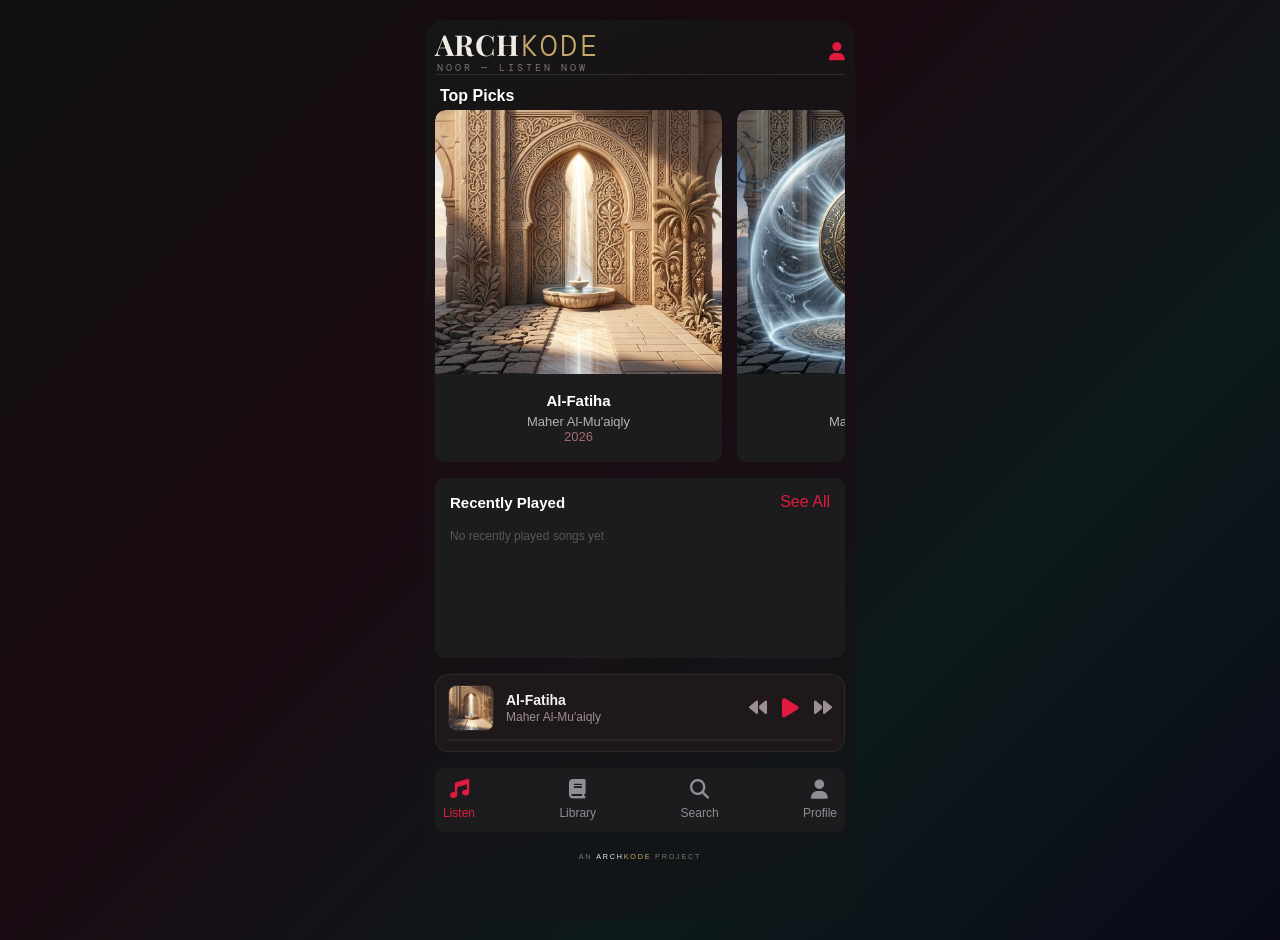
<file: index.html>
<!doctype html>
<html lang="en">
  <head>
    <link
      rel="stylesheet"
      href="https://cdnjs.cloudflare.com/ajax/libs/font-awesome/6.5.1/css/all.min.css"
    />
    <link rel="stylesheet" href="./css/style.css" />
    <link rel="stylesheet" href="./css/mobileStyle.css" />
    <meta charset="UTF-8" />
    <meta name="viewport" content="width=device-width, initial-scale=1.0" />
    <title>Noor</title>
  </head>
  <body>
    <div class="mainDiv">
      <header>
        <div>
          <div class="headerText">
            <div class="archkodeWordmark">
              <span class="brandArch">ARCH</span
              ><span class="brandKode">KODE</span>
            </div>
            <span class="noorLabel">Noor — Listen Now</span>
          </div>
          <i class="fa-solid fa-user user-icon"></i>
        </div>
        <hr class="underline" />
      </header>

      <main>
        <section class="topPick">
          <div class="topPickHeadline">
            <h4>Top Picks</h4>
          </div>
          <div class="imageCarousel"></div>
        </section>

        <section class="recentlyPlayed">
          <div class="title">
            <h1>Recently Played</h1>
            <p>See All</p>
          </div>

          <div class="recentlyPlayedImgcon"></div>
        </section>

        <section class="nowPlaying">
          <div class="nowPlayingTop">
            <img src="" alt="song cover" />
            <div class="playingInfo">
              <h4>No song selected</h4>
              <p>Select a song to play</p>
            </div>
            <div class="controls">
              <i class="fa-solid fa-backward backward"></i>
              <i id="icn" class="fa-solid fa-play play"></i>
              <i class="fa-solid fa-forward forward"></i>
            </div>
          </div>

          <div class="progressMini">
            <div class="progressMiniFill"></div>
          </div>
        </section>

        <section class="moreSection">
          <div class="navItem active">
            <i class="fa-solid fa-music"></i>
            <p>Listen</p>
          </div>

          <div class="navItem">
            <i class="fa-solid fa-book"></i>
            <p>Library</p>
          </div>

          <div class="navItem">
            <i class="fa-solid fa-magnifying-glass"></i>
            <p>Search</p>
          </div>

          <div class="navItem">
            <i class="fa-solid fa-user"></i>
            <p>Profile</p>
          </div>
        </section>

        <div class="archkodeStamp">
          AN <span class="stampArch">ARCH</span
          ><span class="stampKode">KODE</span> PROJECT
        </div>
      </main>
    </div>
    <script src="./js/script.js"></script>
  </body>
</html>
</file>
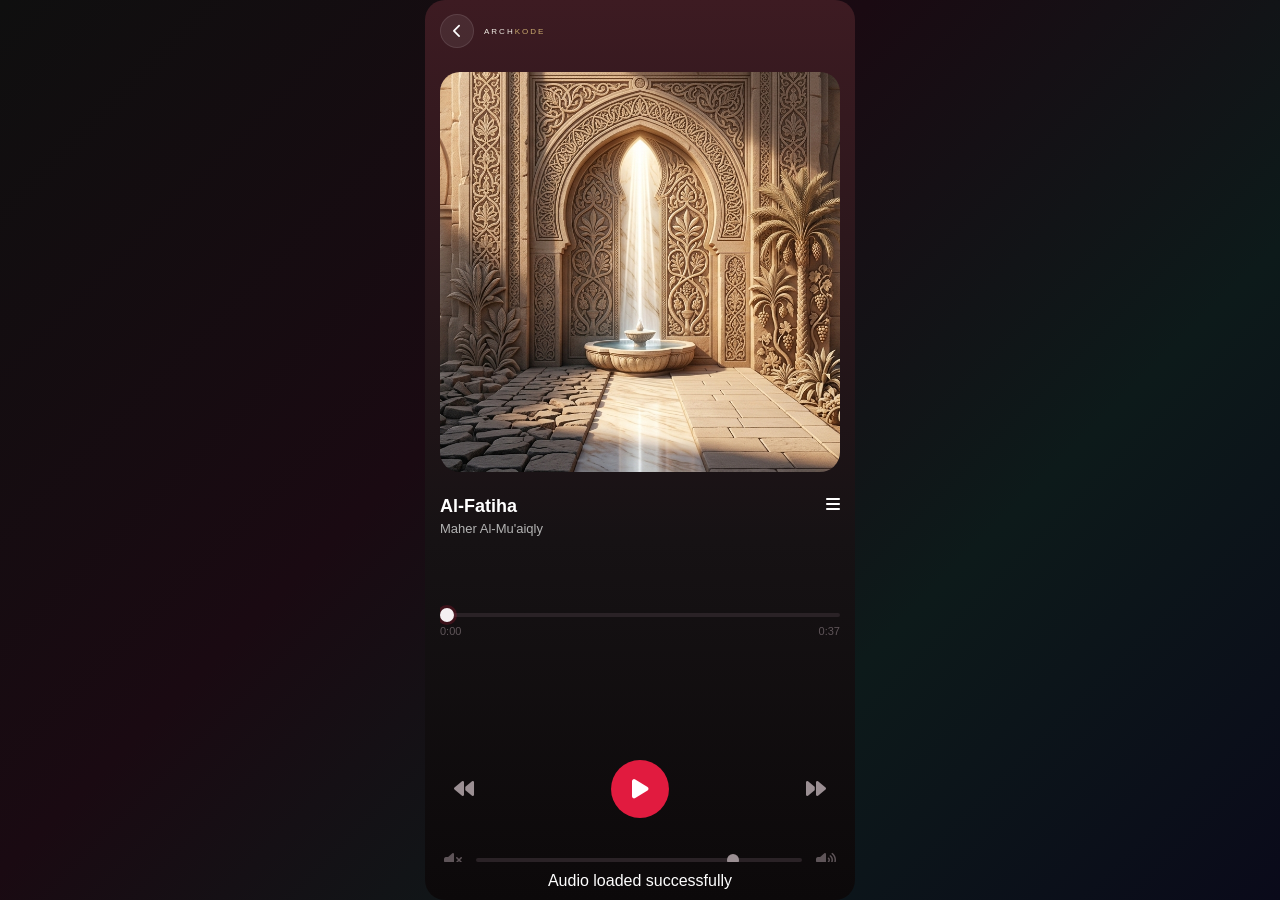
<file: dashboard/index.html>
<!doctype html>
<html lang="en">
  <head>
    <link
      rel="stylesheet"
      href="https://cdnjs.cloudflare.com/ajax/libs/font-awesome/6.5.1/css/all.min.css"
    />
    <link rel="stylesheet" href="./css/style.css" />
    <meta charset="UTF-8" />
    <meta name="viewport" content="width=device-width, initial-scale=1.0" />
    <title>Noor</title>
  </head>
  <body>
    <div class="mainDiv">
      <div class="dashHeader">
        <button class="backBtn" aria-label="Go back">
          <i class="fa-solid fa-chevron-left"></i>
        </button>
         <span class="archkodeStamp">
          <span class="stampArch">ARCH</span><span class="stampKode">KODE</span>
        </span>
      </div>
      <div class="content">
        <div class="imgContainer">
          <img src="" alt="" />
        </div>

        <div class="playingRange">
          <div class="playerName">
            <div class="playerTitle">
              <h4>Forever Outside</h4>
              <p>Evergrey</p>
            </div>
            <div class="icon">
              <i class="fa-solid fa-bars icons"></i>
            </div>
          </div>
          <div class="progressSection">
            <input type="range" min="0" max="100" value="30" />
            <div class="time"><span>0:20</span> <span>-0:46</span></div>
          </div>
        </div>

        <div class="control">
          <button><i class="fa-solid fa-backward backward"></i></button>
          <button class="play-btn">
            <i id="icons" class="fa-solid fa-play pause"></i>
          </button>
          <!-- <button class="play-btn"><i class="fa-solid fa-play"></i></button> -->
          <button><i class="fa-solid fa-forward forward"></i></button>
        </div>

        <div class="volume">
          <button><i class="fa-solid fa-volume-xmark"></i></button>
          <input type="range" min="0" max="100" value="80" />
          <button><i class="fa-solid fa-volume-high"></i></button>
        </div>

        <div class="playlist">
          <div class="playlist-item" data-index="0"></div>
        </div>
      </div>
      <div class="audioStatus">
        <span class="loader"></span>
        <span class="message"> Loading audio... </span>
      </div>
    </div>

    <script src="./js/script.js"></script>
  </body>
</html>
</file>
<file: css/style.css>
@import url("https://fonts.googleapis.com/css2?family=Playfair+Display:wght@400;700&family=DM+Mono:wght@300;400;500&display=swap");

/* ARCHKODE Brand Tokens (My Brand) */
:root {
  --ak-arch: #f0ece4;
  --ak-kode: #c9a96e;
  --ak-bg: #0a0a0a;
  --ak-muted: #7a7570;
  --noor-red: #e11b3f;
}

* {
  margin: 0;
  padding: 0;
  box-sizing: border-box;
  font-family: Arial, Helvetica, sans-serif;
}

body {
  display: flex;
  flex-direction: column;
  align-items: center;
  justify-content: center;
  background: linear-gradient(
    135deg,
    #0f0f0f 0%,
    #1a0a12 40%,
    #0d1a1a 70%,
    #0a0a1a 100%
  );
  min-height: 100vh;
}

.mainDiv {
  width: 100%;
  max-width: 430px;
  height: 100vh;
  background: linear-gradient(160deg, #161616 0%, #1a0d14 45%, #0e1818 100%);
  display: flex;
  flex-direction: column;
  color: white;
  padding: 10px;
}

header > div {
  justify-content: space-between;
  display: flex;
  align-items: center;
}

.headerText {
  display: flex;
  flex-direction: column;
}

.archkodeWordmark {
  display: flex;
  align-items: baseline;
  gap: 0;
  line-height: 1;
}

.brandArch {
  font-family: "Playfair Display", serif;
  font-weight: 700;
  font-size: 1.8rem;
  color: var(--ak-arch);
  letter-spacing: 0.04em;
}

.brandKode {
  font-family: "DM Mono", monospace;
  font-weight: 300;
  font-size: 1.8rem;
  color: var(--ak-kode);
  letter-spacing: 0.1em;
}

.noorLabel {
  font-family: "DM Mono", monospace;
  font-size: 0.6rem;
  letter-spacing: 0.3em;
  color: var(--ak-muted);
  text-transform: uppercase;
  padding-left: 2px;
}

.headerText h2 {
  font-size: 1.8rem;
  font-weight: 700;
}

.user-icon {
  font-size: 18px;
  color: #e11b3f;
}

.underline {
  border: none;
  height: 0.3px;
  background-color: #2e2d2d;
}

main {
  flex: 1;
  display: flex;
  flex-direction: column;
  gap: 16px;
  overflow-y: auto;
  scrollbar-width: none;
  padding-top: 8px;
}

.topPick {
  width: 100%;
  min-height: 380px;
  display: flex;
  flex-direction: column;
}

.topPickHeadline {
  padding: 5px;
  display: flex;
  flex-direction: column;
  justify-content: center;
}

.imageCarousel {
  width: 100%;
  flex: 1;
  display: flex;
  flex-direction: row;
  overflow-x: auto;
  gap: 15px;
  scrollbar-width: none;
  -webkit-overflow-scrolling: touch;
  border-radius: 10px;
  scroll-snap-type: x mandatory;
}

.imageCarousel::-webkit-scrollbar {
  display: none;
}

.card {
  border-radius: 10px;
  height: 100%;
  flex: 0 0 70%;
  display: flex;
  flex-direction: column;
  overflow: hidden;
  min-width: 120px;
  background-color: #1c1c1e;
  scroll-snap-align: start;
  cursor: pointer;
}

.card {
  transition: transform 0.3s ease;
}

.card:hover {
  transform: translateY(-4px);
}

.cardImg {
  width: 100%;
  height: 75%;
  display: flex;
  flex-direction: column;
}

.cardImg img {
  width: 100%;
  height: 100%;
  object-fit: cover;
  border-radius: 10px 10px 0 0;
}

.cardDetails {
  background: #1c1c1e;
  height: 25%;
  display: flex;
  flex-direction: column;
  align-items: center;
  justify-content: center;
  gap: 5px;
}

.cardTitle {
  font-size: 15px;
  font-weight: 600;
  white-space: nowrap;
  text-overflow: ellipsis;
  overflow: hidden;
}

.cardSubtext {
  display: flex;
  flex-direction: column;
  align-items: center;
}

.cardArtist {
  font-size: 13px;
  font-weight: 400;
  color: #b3b3b3;
}

.cardYear {
  font-size: 13px;
  color: rgb(163, 110, 110);
}

.recentlyPlayed {
  background-color: #1c1c1e;
  width: 100%;
  min-height: 180px;
  border-radius: 10px;
  padding: 15px;
  display: flex;
  flex-direction: column;
  gap: 10px;
}

.title {
  display: flex;
  justify-content: space-between;
  align-items: center;
}

.title h1 {
  font-size: 15px;
}

.title p {
  color: #e11b3f;
}

.recentlyPlayedImgcon {
  width: 100%;
  height: 75%;
  display: flex;
  gap: 10px;
  overflow-x: auto;
  scrollbar-width: none;
  scroll-snap-type: x mandatory;
  cursor: pointer;
}

.imgWrap {
  flex: 0 0 100px;
  display: flex;
  flex-direction: column;
  gap: 5px;
  border-radius: 20px;
  scroll-snap-align: start;
}

.recentImg {
  width: 100%;
  height: 70%;
}

.recentImg img {
  width: 100%;
  height: 100%;
  object-fit: cover;
  border-radius: 8px;
}

.recentTitle {
  font-size: 10px;
  font-weight: 400;
  color: #b3b3b3;
}

.nowPlaying {
  background: #1e181b;
  border-radius: 14px;
  border: 0.5px solid rgba(255, 255, 255, 0.07);
  padding: 10px 12px;
  display: flex;
  align-items: center;
  justify-content: space-between;
  cursor: pointer;
  transition: border-color 0.2s;
  flex-direction: column;
  gap: 8px;
}

.nowPlaying:hover {
  border-color: rgba(225, 27, 63, 0.35);
}

.nowPlayingTop {
  width: 100%;
  display: flex;
  align-items: center;
  justify-content: space-between;
}

.nowPlaying img {
  width: 46px;
  height: 46px;
  border-radius: 8px;
  object-fit: cover;
  flex-shrink: 0;
  border: 0.5px solid rgba(255, 255, 255, 0.07);
}

.playingInfo {
  flex: 1;
  margin-left: 12px;
  cursor: pointer;
}

.playingInfo h4 {
  font-size: 14px;
  font-weight: 600;
  color: #f5f0f2;
}

.playingInfo p {
  color: #9b8f93;
  font-size: 12px;
  margin-top: 2px;
}

.progressMini {
  width: 100%;
  height: 2px;
  background: #2a2226;
  border-radius: 1px;
  overflow: hidden;
}
 
.progressMiniFill {
  height: 100%;
  width: 0%;
  background: #e11b3f;
  border-radius: 1px;
  transition: width 1s linear;
}

.controls {
  display: flex;
  gap: 15px;
  align-items: center;
}

.backward,
.forward {
  cursor: pointer;
  font-size: 18px;
  color: #9b8f93;
  transition: color 0.2s, transform 0.2s;
}

.backward:hover,
.forward:hover {
  color: #f5f0f2;
  transform: scale(1.1);
}
 
.play {
  cursor: pointer;
  font-size: 22px;
  color: #e11b3f;
  transition: transform 0.2s;
}
 
.play:hover {
  transform: scale(1.15);
}

.moreSection {
  background-color: #1c1c1e;
  width: 100%;
  min-height: 64px;
  display: flex;
  align-items: center;
  justify-content: space-between;
  padding-inline: 8px;
  padding-block: 8px;
  border-radius: 8px;
}

nav,
.navText {
  display: flex;
  flex-direction: column;
  justify-content: center;
  align-items: center;
  gap: 10px;
}

nav {
  color: #e11b3f;
}

.navText {
  color: #b3b3b3;
}

.navItem {
  display: flex;
  flex-direction: column;
  align-items: center;
  gap: 6px;
  color: #8e8e93;
  cursor: pointer;
  transition: color 0.3s ease;
}

.navItem:hover {
  color: #e11b3f;
}

.navItem i {
  font-size: 1.2rem;
}

.navItem p {
  font-size: 0.75rem;
}

.active {
  color: #e11b3f;
}

.archkodeStamp {
  font-size: 0.45rem;
  letter-spacing: 0.25em;
  color: var(--ak-muted);
  text-transform: uppercase;
  text-align: center;
  padding: 4px 0 2px;
  user-select: none;
}

.archkodeStamp .stampArch {
  color: var(--ak-arch);
  font-weight: 500;
}

.archkodeStamp .stampKode {
  color: var(--ak-kode);
  font-weight: 300;
}
</file>
<file: css/mobileStyle.css>
@media (max-width: 768px) {
  .mainDiv {
    max-width: 100%;
    padding: 12px;
  }

  .card1,
  .card2,
  .card3,
  .card4 {
    flex: 0 0 85%;
  }

  .headerText h2 {
    font-size: 1.5rem;
  }
}

@media (max-width: 480px) {
  .card1,
  .card2,
  .card3,
  .card4 {
    flex: 0 0 90%;
  }

  .imgWrap {
    flex: 0 0 85px;
  }

  .recentTitle {
    font-size: 0.65rem;
  }

  .title h1 {
    font-size: 1rem;
  }

  .moreSection {
    padding-inline: 5px;
  }

  .navItem p {
    font-size: 0.65rem;
  }
}

@media (min-width: 1024px) {
  .mainDiv {
    max-width: 430px;
    border-radius: 20px;
    overflow: hidden;
    margin: 20px 0;
  }

  body {
    background-color: #111;
  }
}
</file>
<file: dashboard/css/style.css>
@import url("https://fonts.googleapis.com/css2?family=Playfair+Display:wght@400;700&family=DM+Mono:wght@300;400;500&display=swap");

/* ARCHKODE Brand Tokens (My Brand) */
:root {
  --ak-arch: #f0ece4;
  --ak-kode: #c9a96e;
  --ak-bg: #0a0a0a;
  --ak-muted: #7a7570;
  --noor-red: #e11b3f;
}

* {
  margin: 0;
  padding: 0;
  box-sizing: border-box;
  font-family: Arial, Helvetica, sans-serif;
}

body {
  display: flex;
  flex-direction: column;
  align-items: center;
  justify-content: center;
  background: linear-gradient(
    135deg,
    #0f0f0f 0%,
    #1a0a12 40%,
    #0d1a1a 70%,
    #0a0a1a 100%
  );
  min-height: 100vh;
}

.mainDiv {
  width: 100%;
  max-width: 430px;
  height: 100vh;
  background: linear-gradient(180deg, #3d1b22 0%, #161214 60%, #0c090a 100%);

  display: flex;
  flex-direction: column;
  align-items: center;
  color: white;
  padding: 10px;
  gap: 10px;
  border-radius: 20px;
}

.dashHeader {
  width: 100%;
  max-width: 400px;
  display: flex;
  align-items: center;
  padding: 4px 0;
  flex-shrink: 0;
  gap: 10px;
}

.backBtn {
  background: rgba(255, 255, 255, 0.07);
  border: 1px solid rgba(255, 255, 255, 0.1);
  color: white;
  width: 34px;
  height: 34px;
  border-radius: 50%;
  display: flex;
  align-items: center;
  justify-content: center;
  cursor: pointer;
  font-size: 14px;
  transition:
    background 0.2s ease,
    transform 0.2s ease;
}

.backBtn:hover {
  background: rgba(225, 27, 63, 0.2);
  border-color: rgba(225, 27, 63, 0.4);
  transform: translateX(-2px);
}

.backBtn:active {
  transform: scale(0.92);
}

.archkodeStamp {
  font-family: "DM Mono", monospace;
  font-size: 0.5rem;
  letter-spacing: 0.25em;
  color: var(--ak-muted);
  text-transform: uppercase;
  user-select: none;
}

.archkodeStamp .stampArch {
  color: var(--ak-arch);
  font-weight: 500;
}

.archkodeStamp .stampKode {
  color: var(--ak-kode);
  font-weight: 300;
}

.content {
  flex: 1;
  overflow-y: auto;
  display: flex;
  flex-direction: column;
  align-items: center;
  gap: 24px;
  padding: 10px 0;

  scrollbar-width: none;
}

.content::-webkit-scrollbar {
  display: none;
}

.content::after {
  content: "";
  height: 60px;
}

.imgContainer {
  width: 100%;
  max-width: 400px;
  aspect-ratio: 1 / 1;
  border-radius: 20px;
  overflow: hidden;
  flex-shrink: 0;
  background-color: #1e181b;
}

.imgContainer img {
  width: 100%;
  height: 100%;
  object-fit: cover;
}

.playingRange {
  width: 100%;
  max-width: 400px;
  height: 30%;
  flex-shrink: 0;
}

.playerName {
  display: flex;
  justify-content: space-between;
  height: 50%;
}

.playerTitle {
  width: 50%;
}

.playerTitle h4 {
  font-size: 18px;
  font-weight: 600;
  margin-bottom: 4px;
}

.playerTitle p {
  font-size: 13px;
  color: #b3b3b3;
}

.icon {
  width: 50%;
  display: flex;
  justify-content: flex-end;
}

.icons {
  cursor: pointer;
}

.progressSection {
  width: 100%;
  /* height: 50%;
  max-width: 400px; */
  display: flex;
  flex-direction: column;
  /* justify-content: center; */
  gap: 8px;
}

.progressSection input[type="range"] {
  -webkit-appearance: none;
  appearance: none;
  width: 100%;
  height: 4px;
  background: #2a2226;
  border-radius: 2px;
  outline: none;
  cursor: pointer;
}

.progressSection input[type="range"]::-webkit-slider-thumb {
  -webkit-appearance: none;
  appearance: none;
  width: 14px;
  height: 14px;
  border-radius: 50%;
  background: #f5f0f2;
  cursor: pointer;
  box-shadow: 0 0 0 3px rgba(225, 27, 63, 0.2);
  transition: transform 0.1s ease;
}

.progressSection input[type="range"]::-moz-range-thumb {
  width: 14px;
  height: 14px;
  border-radius: 50%;
  background: #e11b3f;
  border: none;
  cursor: pointer;
  box-shadow: 0 0 0 3px rgba(225, 27, 63, 0.2);
  transition: transform 0.1s ease;
}

.progressSection input[type="range"]::-webkit-slider-thumb:hover {
  transform: scale(1.25);
}
.progressSection input[type="range"]::-moz-range-thumb:hover {
  transform: scale(1.25);
}

.time {
  display: flex;
  justify-content: space-between;
  font-family: sans-serif;
  font-size: 11px;
  color: #5e5458;
}

.control {
  width: 100%;
  max-width: 400px;
  display: flex;
  align-items: center;
  justify-content: space-between;
  padding: 0 8px;
  /* gap: 0; */
  flex-shrink: 0;
}

.control button {
  background: none;
  border: none;
  color: #9b8f93;
  font-size: 20px;
  cursor: pointer;
  transition: color 0.2s, transform 0.4s ease;
  display: flex;
  align-items: center;
  justify-content: center;
  padding: 6px;
}

.control button:hover {
  color: #f5f0f2;
  transform: scale(1.2);
}

button:active {
  transform: scale(0.95);
}

.volume {
  width: 100%;
  max-width: 400px;
  display: flex;
  justify-content: space-between;
  align-items: center;
  gap: 10px;
  flex-shrink: 0;
}

.pause {
  width: 58px;
  height: 58px;
  border-radius: 50% !important;
  background: #e11b3f !important;
  border: none !important;
  display: flex;
  align-items: center;
  justify-content: center;
  cursor: pointer;
  color: white !important;
  font-size: 22px !important;
  transition: transform 0.2s ease, background 0.2s ease !important;
  flex-shrink: 0;
}

.pause:hover {
  background: #c5183a !important;
  transform: scale(1.06) !important;
}

.pause:active {
  transform: scale(0.96) !important;
}

.volume {
  width: 100%;
  max-width: 400px;
  display: flex;
  justify-content: space-between;
  align-items: center;
  gap: 10px;
  flex-shrink: 0;
}
 
.volume button {
  background: none;
  border: none;
  color: #5e5458;
  font-size: 16px;
  cursor: pointer;
  padding: 4px;
  display: flex;
  align-items: center;
  transition: color 0.2s;
}
 
.volume button:hover {
  color: #9b8f93;
}

.volume input[type="range"] {
  -webkit-appearance: none;
  appearance: none;
  flex: 1;
  /* max-width: 260px; */
  height: 4px;
  background: #2a2226;
  border-radius: 2px;
  outline: none;
  cursor: pointer;
}

.volume input[type="range"]::-webkit-slider-thumb {
  -webkit-appearance: none;
  appearance: none;
  width: 12px;
  height: 12px;
  border-radius: 50%;
  background: #9b8f93;
  cursor: pointer;
  transition: transform 0.1s;
}
 
.volume input[type="range"]::-moz-range-thumb {
  width: 12px;
  height: 12px;
  border-radius: 50%;
  background: #9b8f93;
  border: none;
  cursor: pointer;
}
 
.volume input[type="range"]::-webkit-slider-thumb:hover {
  transform: scale(1.3);
}

.waveform {
  display: flex;
  align-items: center;
  gap: 2px;
  height: 20px;
  flex-shrink: 0;
}
 
.wave-bar {
  width: 3px;
  border-radius: 2px;
  background: #e11b3f;
  opacity: 0.55;
  animation: wave 1.2s ease-in-out infinite;
}
 
.wave-bar:nth-child(1) { height: 6px;  animation-delay: 0s; }
.wave-bar:nth-child(2) { height: 14px; animation-delay: 0.15s; }
.wave-bar:nth-child(3) { height: 10px; animation-delay: 0.3s; }
.wave-bar:nth-child(4) { height: 18px; animation-delay: 0.1s; }
.wave-bar:nth-child(5) { height: 8px;  animation-delay: 0.25s; }
.wave-bar:nth-child(6) { height: 14px; animation-delay: 0.05s; }
 
.waveform.paused .wave-bar {
  animation-play-state: paused;
  opacity: 0.25;
}
 
@keyframes wave {
  0%, 100% { transform: scaleY(1); }
  50%       { transform: scaleY(0.35); }
}

.audioStatus {
  display: none;
  align-items: center;
  gap: 10px;
}

.loader {
  width: 15px;
  height: 15px;
  border: 2px solid #3a2e32;
  border-top-color: #e11b3f;
  border-radius: 50%;
  animation: spin 0.9s linear infinite;
}

@keyframes spin {
  to {
    transform: rotate(360deg);
  }
}
</file>
